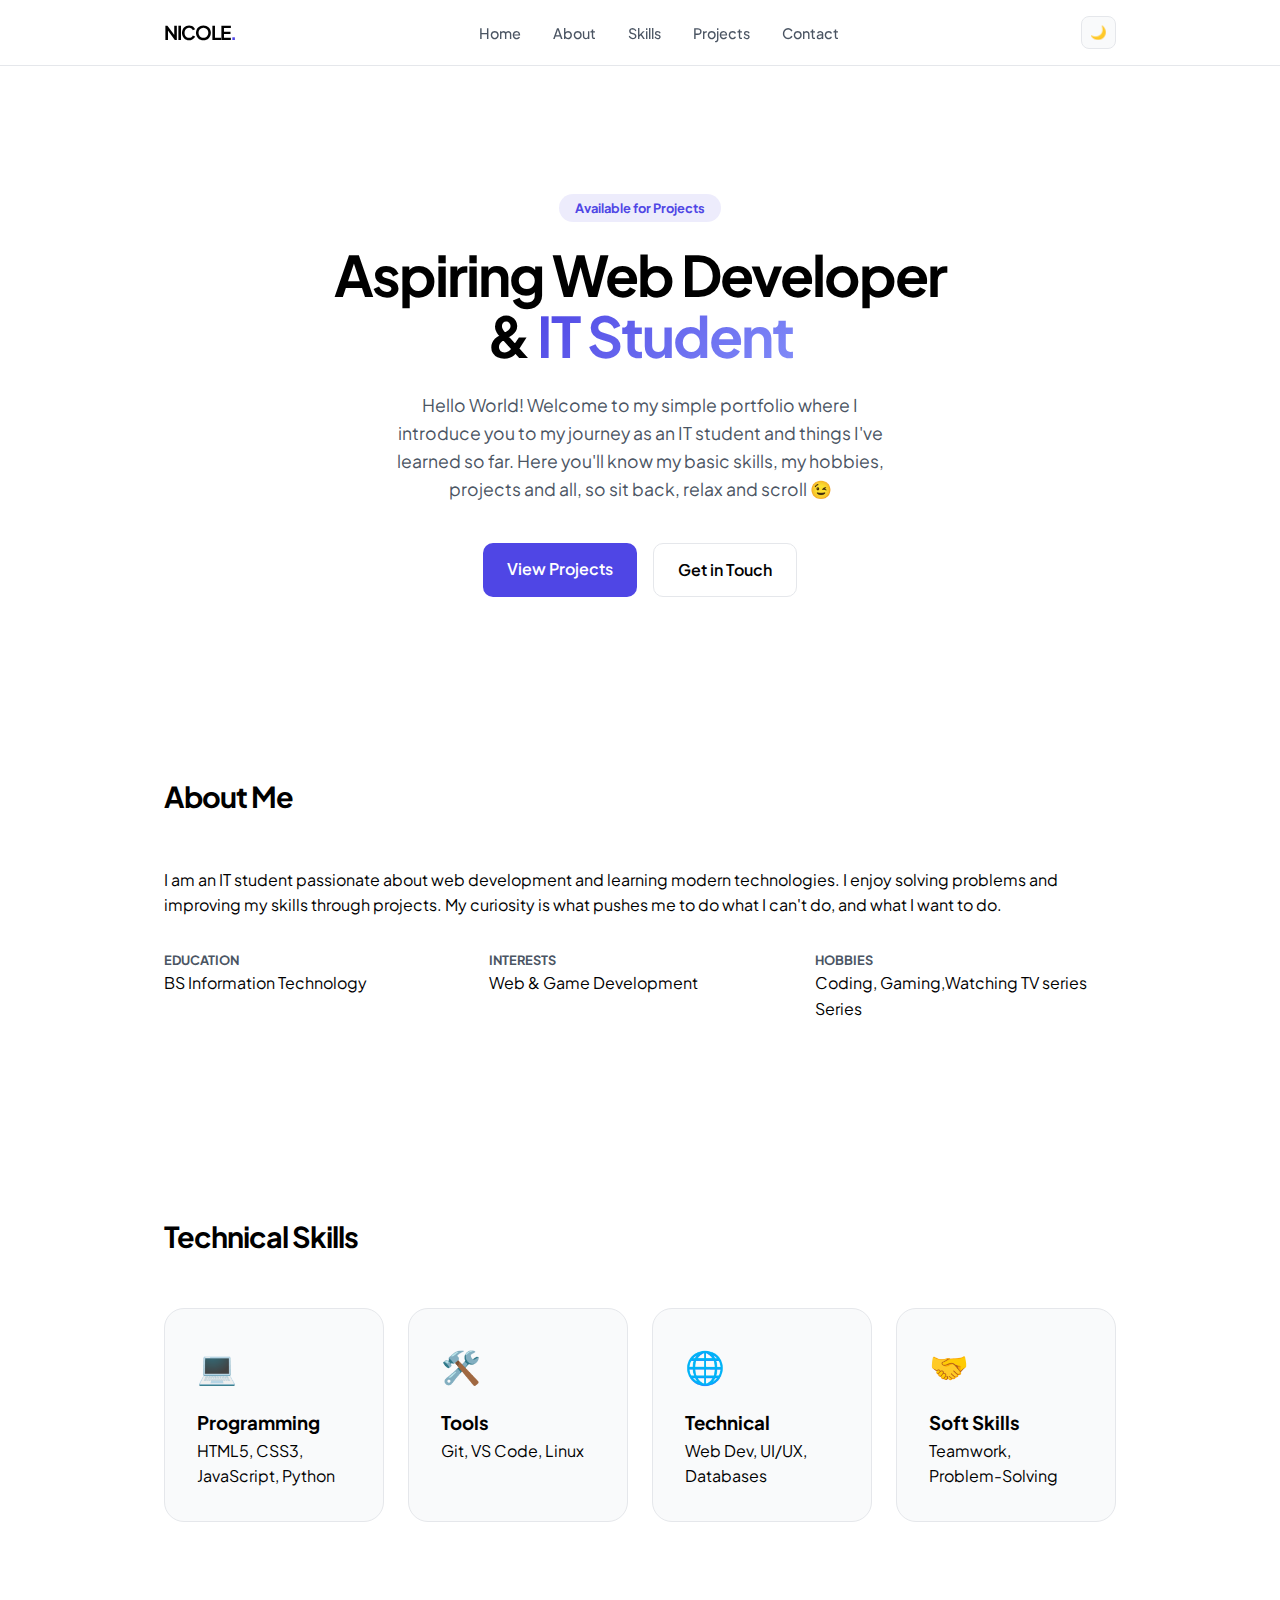
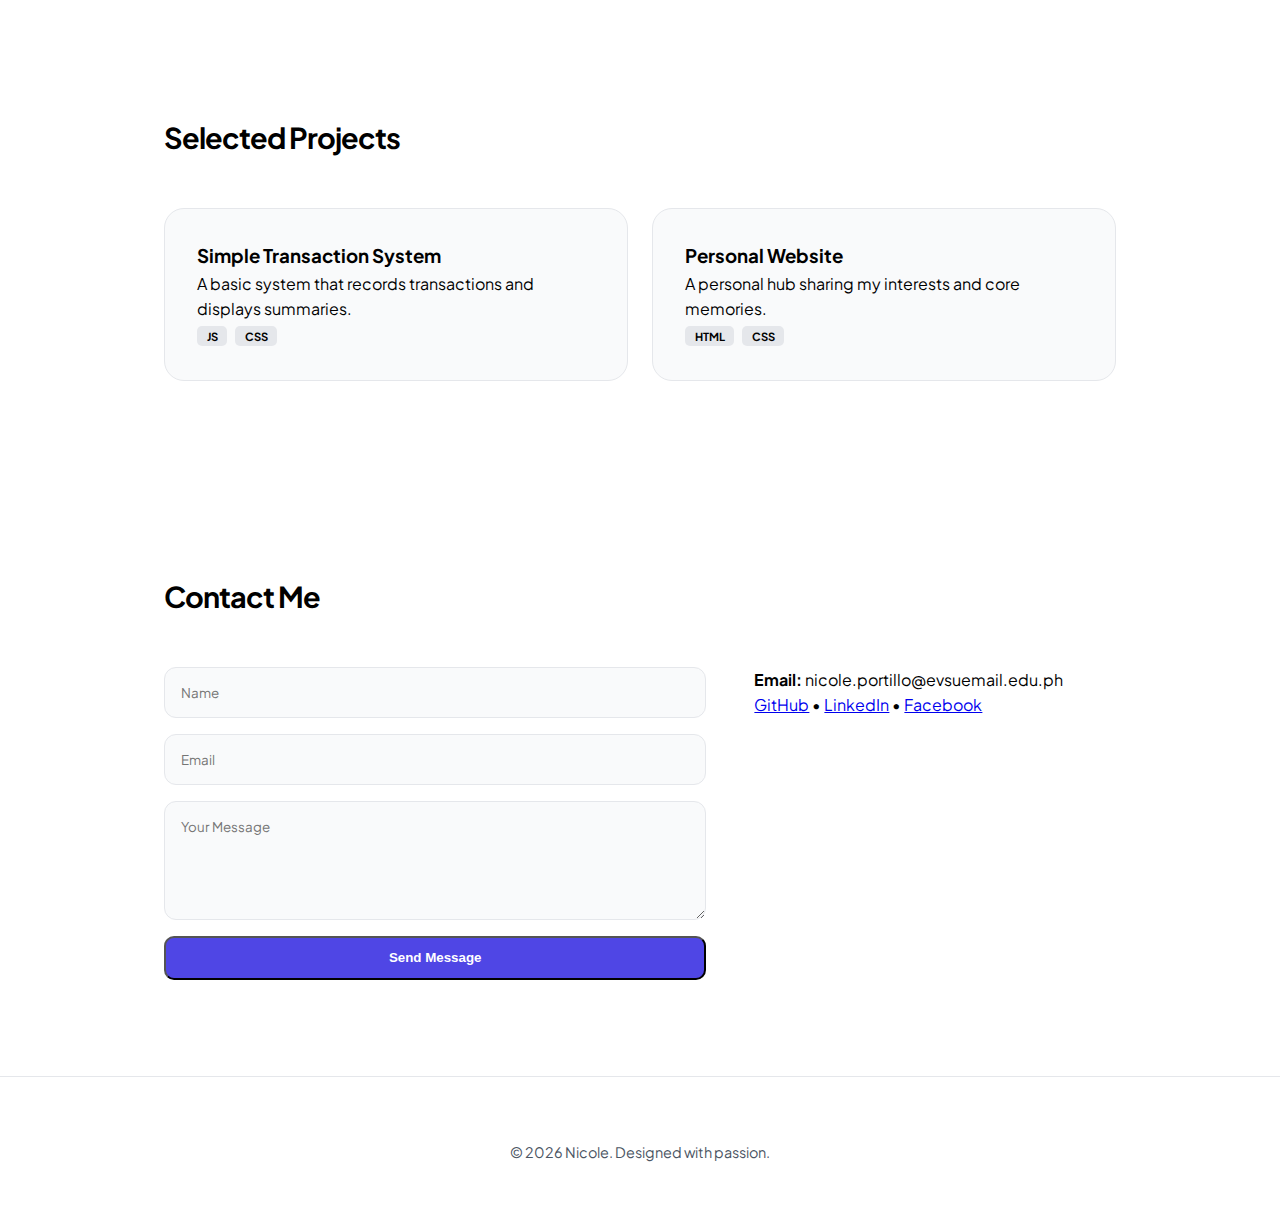
<file: index.html>
<!DOCTYPE html>
<html lang="en">
<head>
  <meta charset="UTF-8" />
  <meta name="viewport" content="width=device-width, initial-scale=1.0"/>
  <title>Nicole | Portfolio</title>
  <link href="https://fonts.googleapis.com/css2?family=Plus+Jakarta+Sans:wght@400;500;700&display=swap" rel="stylesheet">
  <link rel="stylesheet" href="style.css">
</head>
<body class="light">
  </body>

<header>
  <nav class="navbar">
    <div class="logo">NICOLE<span>.</span></div>
    <ul class="nav-links">
      <li><a href="#home">Home</a></li>
      <li><a href="#about">About</a></li>
      <li><a href="#skills">Skills</a></li>
      <li><a href="#projects">Projects</a></li>
      <li><a href="#contact">Contact</a></li>
    </ul>
    <button id="themeToggle" aria-label="Toggle Theme">🌙</button>
  </nav>
</header>

<main class="container">
  <section id="home" class="hero">
    <div class="hero-content">
      <span class="badge">Available for Projects</span>
      <h1>Aspiring Web Developer <br>& <span class="text-gradient">IT Student</span></h1>
      <p>Hello World! Welcome to my simple portfolio where I introduce you to my journey as an IT student and things I've learned so far. Here you'll know my basic skills, my hobbies, projects and all, so sit back, relax and scroll 😉</p>
      <div class="hero-btns">
        <a href="#projects" class="btn-primary">View Projects</a>
        <a href="#contact" class="btn-secondary">Get in Touch</a>
      </div>
    </div>
  </section>

  <section id="about" class="section">
    <h2 class="section-title">About Me</h2>
    <div class="about-flex">
      <div class="about-text">
        <p>I am an IT student passionate about web development and learning modern technologies. I enjoy solving problems and improving my skills through projects. My curiosity is what pushes me to do what I can't do, and what I want to do.</p>
        <div class="about-info">
          <div class="info-item"><strong>Education</strong><span>BS Information Technology</span></div>
          <div class="info-item"><strong>Interests</strong><span>Web & Game Development</span></div>
          <div class="info-item"><strong>Hobbies</strong><span>Coding, Gaming,Watching TV series  Series</span></div>
        </div>
      </div>
    </div>
  </section>

  <section id="skills" class="section">
    <h2 class="section-title">Technical Skills</h2>
    <div class="skills-grid">    
      <div class="skill-card">
        <div class="skill-icon">💻</div>
        <h3>Programming</h3>
        <p>HTML5, CSS3, JavaScript, Python</p>
      </div>
      <div class="skill-card">
        <div class="skill-icon">🛠️</div>
        <h3>Tools</h3>
        <p>Git, VS Code, Linux</p>
      </div>
      <div class="skill-card">
        <div class="skill-icon">🌐</div>
        <h3>Technical</h3>
        <p>Web Dev, UI/UX, Databases</p>
      </div>
      <div class="skill-card">
        <div class="skill-icon">🤝</div>
        <h3>Soft Skills</h3>
        <p>Teamwork, Problem-Solving</p>
      </div>
    </div>
  </section>

  <section id="projects" class="section">
    <h2 class="section-title">Selected Projects</h2>
    <div class="project-grid">
      <div class="project-card">
        <div class="project-info">
          <h3>Simple Transaction System</h3>
          <p>A basic system that records transactions and displays summaries.</p>
          <div class="project-tags"><span>JS</span><span>CSS</span></div>
        </div>
      </div>
      <div class="project-card">
        <div class="project-info">
          <h3>Personal Website</h3>
          <p>A personal hub sharing my interests and core memories.</p>
          <div class="project-tags"><span>HTML</span><span>CSS</span></div>
        </div>
      </div>
    </div>
  </section>

  <section id="contact" class="section contact-section">
    <h2 class="section-title">Contact Me</h2>
    <div class="contact-flex">
      <form class="contact-form">
        <input type="text" placeholder="Name" required>
        <input type="email" placeholder="Email" required>
        <textarea placeholder="Your Message" rows="5" required></textarea>
        <button type="submit" class="btn-primary">Send Message</button>
      </form>
      <div class="contact-details">
    <p><strong>Email:</strong> nicole.portillo@evsuemail.edu.ph</p>
    <div class="socials">
        <a href="https://github.com/marlithalbarida-design/Portfolio" target="_blank">GitHub</a> • 
        <a href="https://www.linkedin.com/in/nicole-portillo" target="_blank">LinkedIn</a> • 
        <a href="https://www.facebook.com/share/1ND34SHw4j/" target="_blank">Facebook</a>
    </div>
</div>
      </div>
    </div>
  </section>
</main>

<footer>
  <p>© 2026 Nicole. Designed with passion.</p>
</footer>

<script src="script.js"></script>
</body>
</html>
</file>
<file: style.css>
:root {
  --bg: #ffffff;
  --bg-card: #f8fafc;
  --text: #0f172a;
  --text-muted: #64748b;
  --accent: #4f46e5;
  --accent-soft: rgba(79, 70, 229, 0.1);
  --border: #e2e8f0;
  --gradient: linear-gradient(135deg, #4f46e5, #818cf8);
}

body.light {
  --bg: #ffffff;
  --bg-card: #f9fafb;
  --text: #000000;
  --text-muted: #4b5563;
  --border: #e5e7eb;
  --accent: #4f46e5;
}

body.dark {
  --bg: #000000;
  --bg-card: #111827;
  --text: #ffffff;
  --text-muted: #9ca3af;
  --border: #374151;
  --accent: #22c55e;
}

* { margin: 0; padding: 0; box-sizing: border-box; }

html { scroll-behavior: smooth; }

body {
  font-family: 'Plus Jakarta Sans', sans-serif;
  background: var(--bg);
  color: var(--text);
  line-height: 1.6;
  transition: all 0.3s ease;
}

.container { max-width: 1000px; margin: auto; padding: 0 1.5rem; }

/* Navigation */
header {
  background: rgba(var(--bg), 0.8);
  backdrop-filter: blur(10px);
  position: sticky;
  top: 0;
  z-index: 1000;
  border-bottom: 1px solid var(--border);
}

.navbar {
  max-width: 1000px;
  margin: auto;
  padding: 1rem 1.5rem;
  display: flex;
  justify-content: space-between;
  align-items: center;
}

.logo { font-weight: 700; font-size: 1.2rem; letter-spacing: -1px; }
.logo span { color: var(--accent); }

.nav-links { display: flex; gap: 2rem; list-style: none; }
.nav-links a { 
  text-decoration: none; 
  color: var(--text-muted); 
  font-weight: 500; 
  font-size: 0.9rem;
  transition: 0.3s;
}
.nav-links a:hover { color: var(--accent); }

#themeToggle {
  background: var(--bg-card);
  border: 1px solid var(--border);
  cursor: pointer;
  padding: 0.5rem;
  border-radius: 8px;
}

.hero {
  padding: 8rem 0 5rem;
  text-align: center;
}

.badge {
  background: var(--accent-soft);
  color: var(--accent);
  padding: 0.4rem 1rem;
  border-radius: 20px;
  font-size: 0.8rem;
  font-weight: 700;
}

.hero h1 { font-size: 3.5rem; line-height: 1.1; margin: 1.5rem 0; letter-spacing: -2px; }
.text-gradient { background: var(--gradient); -webkit-background-clip: text; background-clip: text; -webkit-text-fill-color: transparent; }
.hero p { color: var(--text-muted); font-size: 1.1rem; max-width: 500px; margin: auto; }

.hero-btns { margin-top: 2.5rem; display: flex; gap: 1rem; justify-content: center; }

.btn-primary {
  background: var(--accent);
  color: #fff;
  padding: 0.8rem 1.5rem;
  border-radius: 10px;
  text-decoration: none;
  font-weight: 600;
  transition: 0.3s;
}

.btn-secondary {
  border: 1px solid var(--border);
  color: var(--text);
  padding: 0.8rem 1.5rem;
  border-radius: 10px;
  text-decoration: none;
  font-weight: 600;
}

/* Sections */
.section { padding: 6rem 0; }
.section-title { font-size: 1.8rem; margin-bottom: 3rem; letter-spacing: -1px; }

/* About */
.about-info { display: grid; grid-template-columns: repeat(auto-fit, minmax(150px, 1fr)); gap: 1.5rem; margin-top: 2rem; }
.info-item strong { display: block; font-size: 0.8rem; color: var(--text-muted); text-transform: uppercase; }

/* Skills Card */
.skills-grid { display: grid; grid-template-columns: repeat(auto-fit, minmax(200px, 1fr)); gap: 1.5rem; }
.skill-card { 
  background: var(--bg-card); 
  padding: 2rem; 
  border-radius: 20px; 
  border: 1px solid var(--border);
  transition: 0.3s;
}
.skill-card:hover { border-color: var(--accent); transform: translateY(-5px); }
.skill-icon { font-size: 2rem; margin-bottom: 1rem; }

/* Projects */
.project-grid { display: grid; grid-template-columns: 1fr 1fr; gap: 1.5rem; }
.project-card { 
  background: var(--bg-card); 
  border-radius: 20px; 
  padding: 2rem;
  border: 1px solid var(--border);
}
.project-tags span {
  font-size: 0.7rem;
  background: var(--border);
  padding: 0.2rem 0.6rem;
  border-radius: 5px;
  margin-right: 0.5rem;
  font-weight: 700;
}

.contact-flex { display: grid; grid-template-columns: 1.5fr 1fr; gap: 3rem; }
.contact-form { display: flex; flex-direction: column; gap: 1rem; }
.contact-form input, .contact-form textarea {
  padding: 1rem;
  border-radius: 12px;
  border: 1px solid var(--border);
  background: var(--bg-card);
  color: var(--text);
  font-family: inherit;
}

footer { padding: 4rem 0; text-align: center; border-top: 1px solid var(--border); color: var(--text-muted); font-size: 0.9rem; }

@media (max-width: 768px) {
  .hero h1 { font-size: 2.5rem; }
  .nav-links { display: none; }
  .contact-flex, .project-grid { grid-template-columns: 1fr; }
}
</file>
